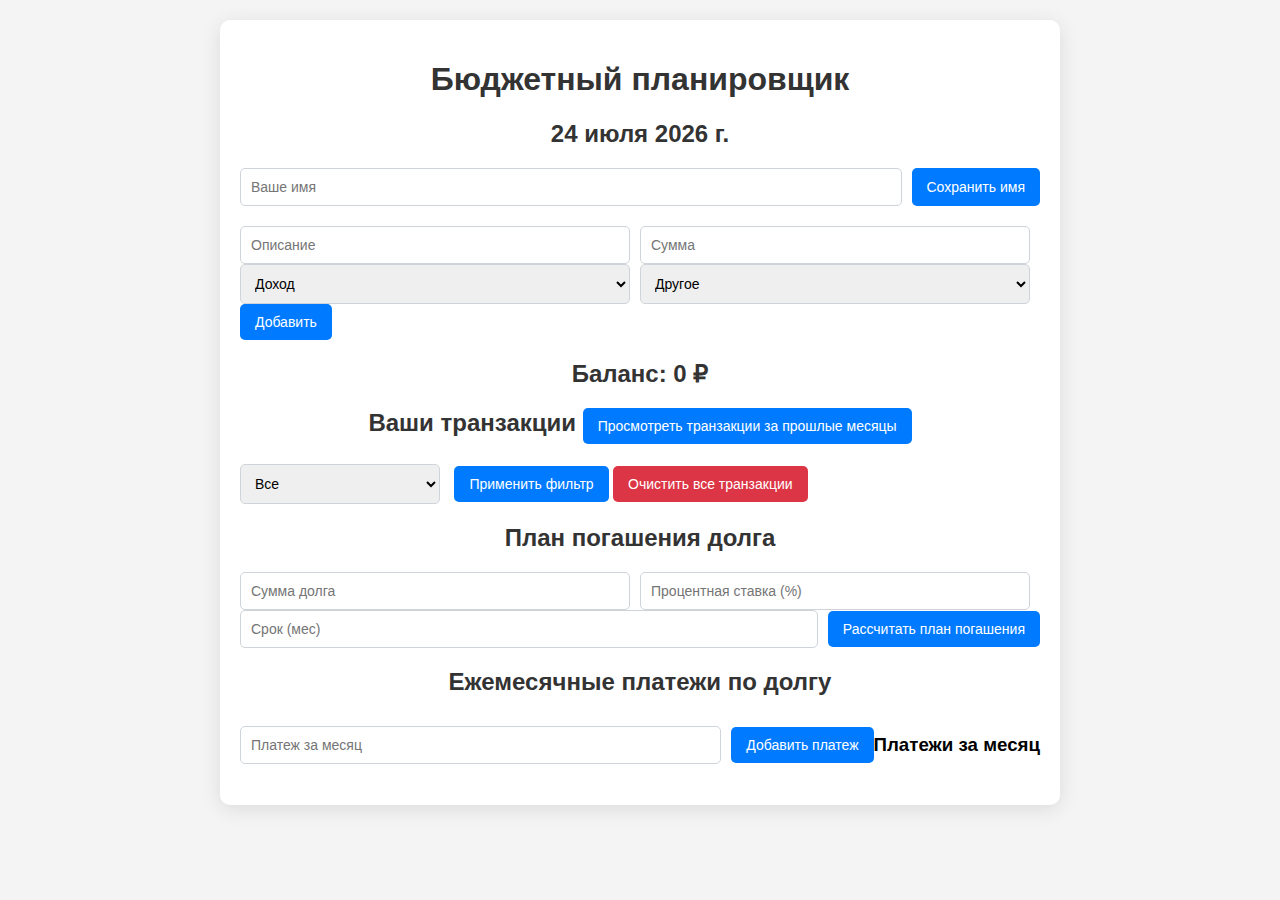
<file: index.html>
<!DOCTYPE html>
<html lang="ru">
<head>
    <meta charset="UTF-8">
    <meta name="viewport" content="width=device-width, initial-scale=1.0">
    <title>Бюджетный планировщик</title>
    <link rel="stylesheet" href="styles.css">
</head>
<body>
    <div class="container">
        <h1>Бюджетный планировщик</h1>
        <div class="date">
            <h2 id="currentDate"></h2>
        </div>
        <div class="user-info">
            <input type="text" id="username" placeholder="Ваше имя" required>
            <button id="setUsername">Сохранить имя</button>
        </div>
        <div class="form">
            <div class="transaction-inputs">
                <input type="text" id="description" placeholder="Описание" required>
                <input type="number" id="amount" placeholder="Сумма" required>
                <select id="type">
                    <option value="income">Доход</option>
                    <option value="expense">Расход</option>
                </select>
                <select id="category">
                    <option value="other">Другое</option>
                    <option value="food">Еда</option>
                    <option value="transport">Транспорт</option>
                    <option value="entertainment">Развлечения</option>
                    <option value="bills">Счета</option>
                </select>
                <button id="add">Добавить</button>
            </div>
        </div>
        <div class="balance">
            <h2>Баланс: <span id="total">0</span> ₽</h2>
        </div>
        <h2>Ваши транзакции <button id="viewPreviousTransactions">Просмотреть транзакции за прошлые месяцы</button></h2>
        <ul id="transactions"></ul>
        <div>
            <select id="categoryFilter">
                <option value="all">Все</option>
                <option value="food">Еда</option>
                <option value="transport">Транспорт</option>
                <option value="entertainment">Развлечения</option>
                <option value="bills">Счета</option>
            </select>
            <button id="applyFilter">Применить фильтр</button>
            <button id="clearTransactions">Очистить все транзакции</button>
        </div>
        <h2>План погашения долга</h2>
        <div class="debt-plan">
            <input type="number" id="debtAmount" placeholder="Сумма долга" required>
            <input type="number" id="interestRate" placeholder="Процентная ставка (%)" required>
            <input type="number" id="paymentTerm" placeholder="Срок (мес)" required>
            <button id="calculateDebtPayment">Рассчитать план погашения</button>
            <div id="debtPlanResult"></div>
        </div>
        <h2>Ежемесячные платежи по долгу</h2>
        <div class="monthly-payments">
            <input type="number" id="monthlyPayment" placeholder="Платеж за месяц" required>
            <button id="addMonthlyPayment">Добавить платеж</button>
            <h3>Платежи за месяц</h3>
            <ul id="monthlyPaymentsList"></ul>
        </div>
    </div>
    <script src="script.js"></script>
</body>
</html>
</file>
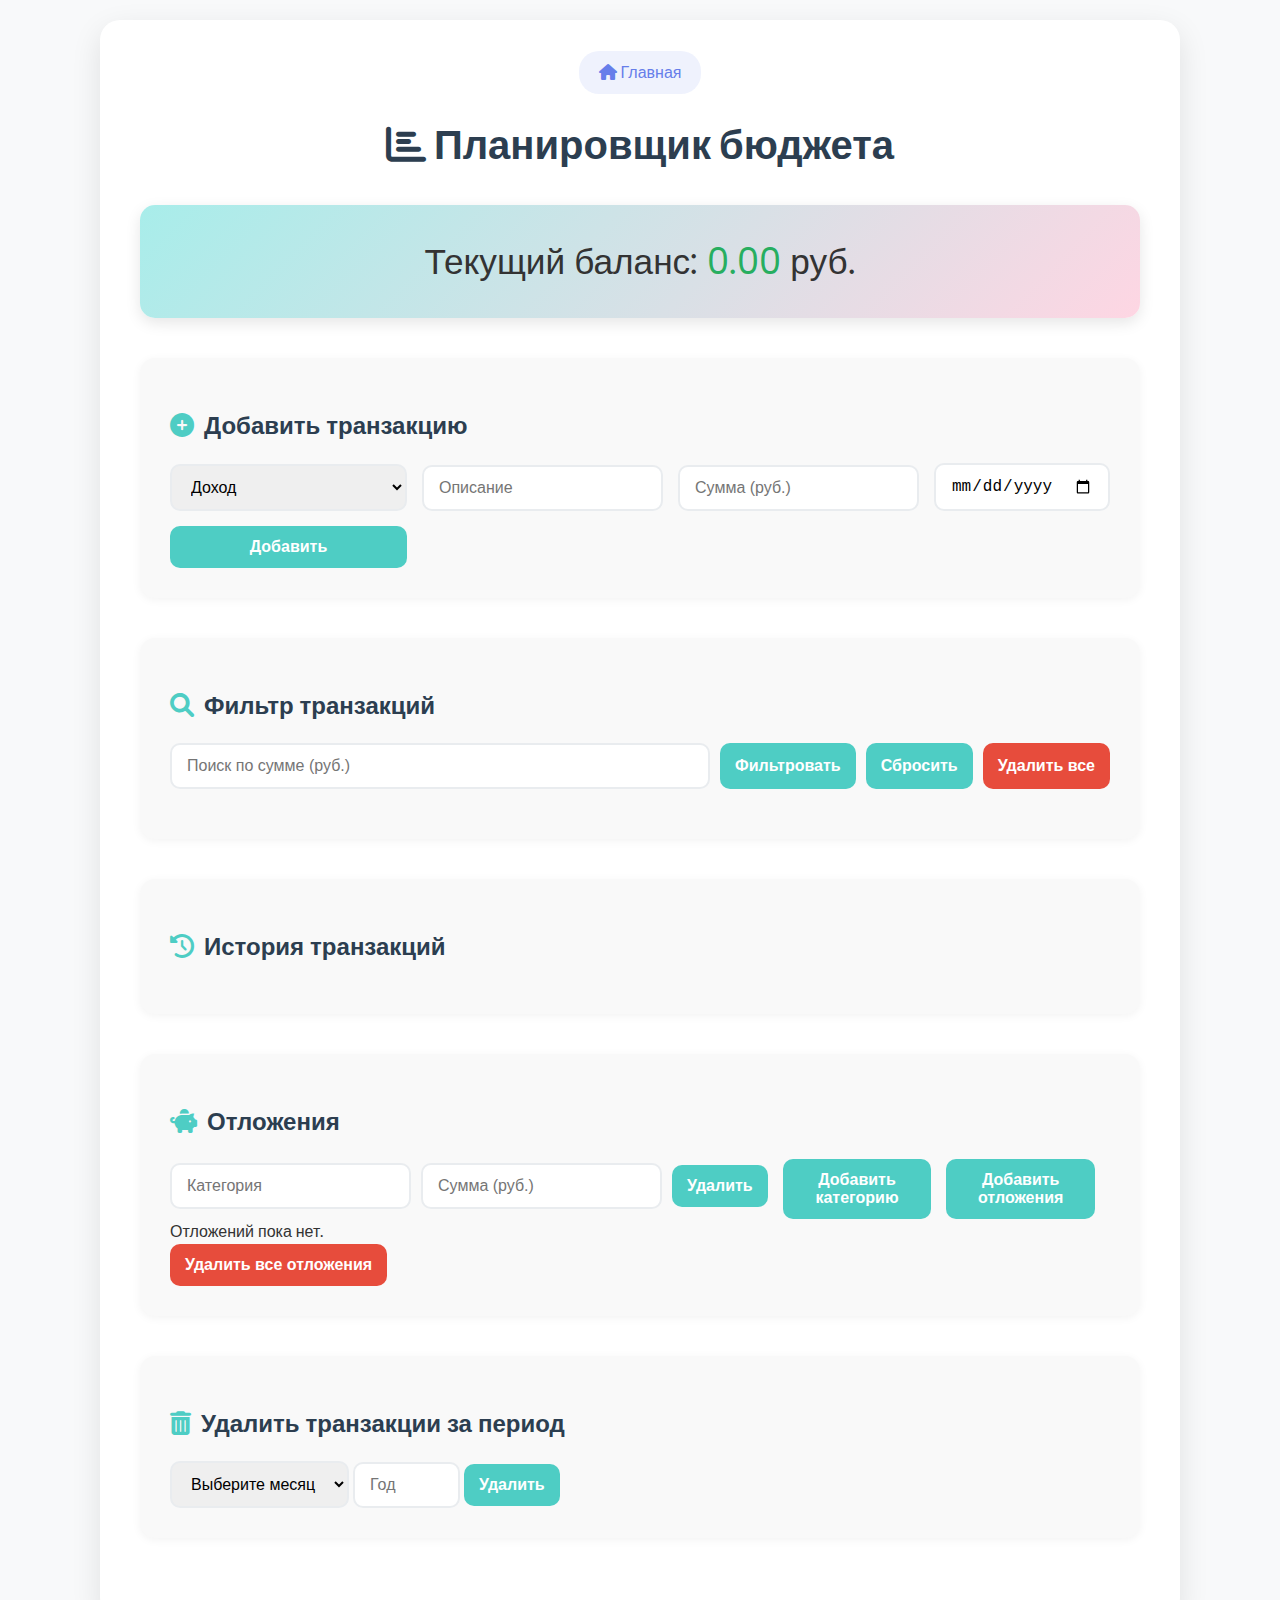
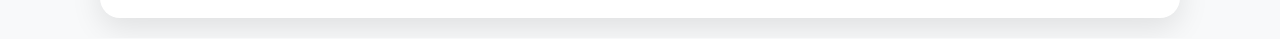
<file: planner.html>
<!-- planner.html -->
<!DOCTYPE html>
<html lang="ru">
<head>
    <meta charset="UTF-8">
    <meta name="viewport" content="width=device-width, initial-scale=1.0">
    <title>Планировщик бюджета</title>
    <link href="https://fonts.googleapis.com/css2?family=Poppins:wght@300;400;500;600;700&display=swap" rel="stylesheet">
    <link rel="stylesheet" href="https://cdnjs.cloudflare.com/ajax/libs/font-awesome/6.0.0/css/all.min.css">
    <style>
        body {
            font-family: 'Poppins', sans-serif;
            background: #f8f9fa;
            margin: 0;
            padding: 20px;
            color: #333;
        }
        .container {
            max-width: 1000px;
            margin: 0 auto;
            background: white;
            padding: 40px;
            border-radius: 20px;
            box-shadow: 0 10px 30px rgba(0, 0, 0, 0.1);
        }
        h1 {
            text-align: center;
            color: #2c3e50;
            font-weight: 700;
            font-size: 2.5rem;
            margin-bottom: 30px;
        }
        .balance {
            text-align: center;
            font-size: 2.2rem;
            margin-bottom: 40px;
            padding: 30px;
            background: linear-gradient(135deg, #a8edea 0%, #fed6e3 100%);
            border-radius: 15px;
            box-shadow: 0 5px 15px rgba(0, 0, 0, 0.1);
        }
        .positive { color: #27ae60; }
        .negative { color: #e74c3c; }
        .section {
            margin-bottom: 40px;
            padding: 30px;
            background: #f9f9f9;
            border-radius: 15px;
            box-shadow: 0 2px 10px rgba(0, 0, 0, 0.05);
        }
        .section h2 {
            color: #2c3e50;
            font-weight: 600;
            margin-bottom: 20px;
            display: flex;
            align-items: center;
        }
        .section h2 i {
            margin-right: 10px;
            color: #4ecdc4;
        }
        form {
            display: grid;
            grid-template-columns: 1fr 1fr 1fr auto;
            gap: 15px;
            align-items: end;
        }
        input, select, button {
            padding: 12px 15px;
            border: 2px solid #e9ecef;
            border-radius: 10px;
            font-size: 1rem;
            transition: all 0.3s ease;
        }
        input:focus, select:focus {
            outline: none;
            border-color: #4ecdc4;
            box-shadow: 0 0 0 3px rgba(78, 205, 196, 0.1);
        }
        button {
            background: #4ecdc4;
            color: white;
            cursor: pointer;
            font-weight: 600;
            border: none;
            transition: all 0.3s ease;
        }
        button:hover {
            background: #26a69a;
            transform: translateY(-2px);
            box-shadow: 0 5px 15px rgba(78, 205, 196, 0.3);
        }
        .delete-all {
            background: #e74c3c;
        }
        .delete-all:hover {
            background: #c0392b;
        }
        .filter {
            display: flex;
            gap: 10px;
            flex-wrap: wrap;
            margin-bottom: 20px;
        }
        .filter input {
            flex: 1;
            min-width: 200px;
        }
        .month-group {
            margin-bottom: 20px;
        }
        .month-header {
            font-weight: 600;
            background: #4ecdc4;
            color: white;
            padding: 15px 20px;
            border-radius: 10px;
            margin-bottom: 15px;
        }
        .transaction, .saving-entry {
            display: flex;
            justify-content: space-between;
            align-items: center;
            padding: 15px 20px;
            border-bottom: 1px solid #e9ecef;
            transition: background 0.3s ease;
        }
        .transaction:hover, .saving-entry:hover {
            background: #f1f3f4;
        }
        .income { color: #27ae60; font-weight: 500; }
        .expense { color: #e74c3c; font-weight: 500; }
        .saving-item {
            display: flex;
            gap: 10px;
            align-items: center;
            margin-bottom: 10px;
        }
        .saving-item input {
            flex: 1;
        }
        .nav {
            text-align: center;
            margin-bottom: 30px;
        }
        .nav a {
            color: #667eea;
            text-decoration: none;
            font-weight: 500;
            padding: 10px 20px;
            background: rgba(102, 126, 234, 0.1);
            border-radius: 20px;
            transition: background 0.3s ease;
        }
        .nav a:hover {
            background: rgba(102, 126, 234, 0.2);
        }
        @media (max-width: 768px) {
            .container {
                padding: 20px;
            }
            h1 {
                font-size: 2rem;
            }
            form {
                grid-template-columns: 1fr;
            }
            .filter {
                flex-direction: column;
            }
        }
    </style>
</head>
<body>
    <div class="container">
        <div class="nav">
            <a href="index.html"><i class="fas fa-home"></i> Главная</a>
        </div>
        <h1><i class="fas fa-chart-bar"></i> Планировщик бюджета</h1>
        <div class="balance">
            Текущий баланс: <span id="balance">0</span> руб.
        </div>
        
        <div class="section">
            <h2><i class="fas fa-plus-circle"></i> Добавить транзакцию</h2>
            <form id="transactionForm">
                <select id="type">
                    <option value="income">Доход</option>
                    <option value="expense">Расход</option>
                </select>
                <input type="text" id="description" placeholder="Описание" required>
                <input type="number" id="amount" placeholder="Сумма (руб.)" min="0" step="0.01" required>
                <input type="date" id="date" required>
                <button type="submit">Добавить</button>
            </form>
        </div>
        
        <div class="section">
            <h2><i class="fas fa-search"></i> Фильтр транзакций</h2>
            <div class="filter">
                <input type="number" id="searchAmount" placeholder="Поиск по сумме (руб.)" min="0" step="0.01">
                <button onclick="filterTransactions()">Фильтровать</button>
                <button onclick="clearFilter()">Сбросить</button>
                <button class="delete-all" onclick="deleteAllTransactions()">Удалить все</button>
            </div>
        </div>
        
        <div class="section">
            <h2><i class="fas fa-history"></i> История транзакций</h2>
            <div id="transactionList"></div>
        </div>
        
        <div class="section">
            <h2><i class="fas fa-piggy-bank"></i> Отложения</h2>
            <form id="savingsForm">
                <div id="categories">
                    <div class="saving-item">
                        <input type="text" placeholder="Категория" required>
                        <input type="number" placeholder="Сумма (руб.)" min="0" step="0.01" required>
                        <button type="button" onclick="removeCategory(this)">Удалить</button>
                    </div>
                </div>
                <button type="button" onclick="addCategory()">Добавить категорию</button>
                <button type="submit">Добавить отложения</button>
            </form>
            <div id="savingsResult"></div>
            <button class="delete-all" onclick="deleteAllSavings()">Удалить все отложения</button>
        </div>
        
        <div class="section">
            <h2><i class="fas fa-trash-alt"></i> Удалить транзакции за период</h2>
            <select id="deleteMonth">
                <option value="">Выберите месяц</option>
                <option value="01">Январь</option>
                <option value="02">Февраль</option>
                <option value="03">Март</option>
                <option value="04">Апрель</option>
                <option value="05">Май</option>
                <option value="06">Июнь</option>
                <option value="07">Июль</option>
                <option value="08">Август</option>
                <option value="09">Сентябрь</option>
                <option value="10">Октябрь</option>
                <option value="11">Ноябрь</option>
                <option value="12">Декабрь</option>
            </select>
            <input type="number" id="deleteYear" placeholder="Год" min="2000" max="2100">
            <button onclick="deleteTransactionsByPeriod()">Удалить</button>
        </div>
    </div>

    <script>
        let balance = 0;
        let transactions = JSON.parse(localStorage.getItem('transactions')) || [];
        let savings = JSON.parse(localStorage.getItem('savings')) || [];

        const balanceEl = document.getElementById('balance');
        const form = document.getElementById('transactionForm');
        const list = document.getElementById('transactionList');
        const savingsForm = document.getElementById('savingsForm');
        const categoriesDiv = document.getElementById('categories');
        const savingsResult = document.getElementById('savingsResult');

        function updateBalance() {
            const transactionBalance = transactions.reduce((sum, t) => {
    return t.type === 'income' ? sum + t.amount : sum - t.amount;
}, 0);
const savingsTotal = savings.reduce((sum, s) => sum + s.amount, 0);
balance = transactionBalance - savingsTotal;

            balanceEl.textContent = balance.toFixed(2);
            balanceEl.className = balance >= 0 ? 'positive' : 'negative';
        }

        function renderTransactions(filtered = transactions) {
            list.innerHTML = '';
            const grouped = {};
            filtered.forEach(t => {
                const date = new Date(t.date);
                const monthKey = `${date.getFullYear()}-${String(date.getMonth() + 1).padStart(2, '0')}`;
                if (!grouped[monthKey]) grouped[monthKey] = [];
                grouped[monthKey].push(t);
            });
            Object.keys(grouped).sort().reverse().forEach(month => {
                const monthDiv = document.createElement('div');
                monthDiv.className = 'month-group';
                const [year, monthNum] = month.split('-');
                const monthNames = ['Январь', 'Февраль', 'Март', 'Апрель', 'Май', 'Июнь', 'Июль', 'Август', 'Сентябрь', 'Октябрь', 'Ноябрь', 'Декабрь'];
                monthDiv.innerHTML = `<div class="month-header">${monthNames[parseInt(monthNum) - 1]} ${year}</div>`;
                grouped[month].forEach((t, index) => {
                    const div = document.createElement('div');
                    div.className = 'transaction';
                    div.innerHTML = `
                        <span>${t.description} (${t.type === 'income' ? 'Доход' : 'Расход'}) - ${t.date}</span>
                        <span class="${t.type}">${t.type === 'income' ? '+' : '-'}${t.amount.toFixed(2)} руб.</span>
                        <button onclick="deleteTransaction(${transactions.indexOf(t)})">Удалить</button>
                    `;
                    monthDiv.appendChild(div);
                });
                list.appendChild(monthDiv);
            });
        }

        function deleteTransaction(index) {
            transactions.splice(index, 1);
            localStorage.setItem('transactions', JSON.stringify(transactions));
            updateBalance();
            renderTransactions();
        }

        function deleteAllTransactions() {
            if (confirm('Вы уверены, что хотите удалить ВСЕ транзакции? Это действие нельзя отменить.')) {
                transactions = [];
                localStorage.setItem('transactions', JSON.stringify(transactions));
                updateBalance();
                renderTransactions();
            }
        }

        function filterTransactions() {
            const searchAmount = parseFloat(document.getElementById('searchAmount').value);
            if (isNaN(searchAmount)) {
                renderTransactions();
                return;
            }
            const filtered = transactions.filter(t => t.amount === searchAmount);
            renderTransactions(filtered);
        }

        function clearFilter() {
            document.getElementById('searchAmount').value = '';
            renderTransactions();
        }

        function addCategory() {
            const div = document.createElement('div');
            div.className = 'saving-item';
            div.innerHTML = `
                <input type="text" placeholder="Категория" required>
                <input type="number" placeholder="Сумма (руб.)" min="0" step="0.01" required>
                <button type="button" onclick="removeCategory(this)">Удалить</button>
            `;
            categoriesDiv.appendChild(div);
        }

        function removeCategory(button) {
            button.parentElement.remove();
        }

        savingsForm.addEventListener('submit', e => {
            e.preventDefault();
            const items = Array.from(categoriesDiv.querySelectorAll('.saving-item')).map(div => {
                return {
                    category: div.querySelector('input[type="text"]').value,
                    amount: parseFloat(div.querySelector('input[type="number"]').value)
                };
            });
            savings.push(...items);
            localStorage.setItem('savings', JSON.stringify(savings));
            renderSavings();
            savingsForm.reset();
            categoriesDiv.innerHTML = `
                <div class="saving-item">
                    <input type="text" placeholder="Категория" required>
                    <input type="number" placeholder="Сумма (руб.)" min="0" step="0.01" required>
                    <button type="button" onclick="removeCategory(this)">Удалить</button>
                </div>`;
        });

        function renderSavings() {
            savingsResult.innerHTML = '';
            if (savings.length === 0) {
                savingsResult.textContent = 'Отложений пока нет.';
                return;
            }
            savings.forEach((s, index) => {
                const div = document.createElement('div');
                div.className = 'saving-entry';
                div.innerHTML = `
                    <span>${s.category}: ${s.amount.toFixed(2)} руб.</span>
                    <button onclick="deleteSaving(${index})">Удалить</button>
                `;
                savingsResult.appendChild(div);
            });
        }

        function deleteSaving(index) {
            savings.splice(index, 1);
            localStorage.setItem('savings', JSON.stringify(savings));
            renderSavings();
        }

        function deleteAllSavings() {
            if (confirm('Удалить все отложения?')) {
                savings = [];
                localStorage.setItem('savings', JSON.stringify(savings));
                renderSavings();
            }
        }

        function deleteTransactionsByPeriod() {
            const month = document.getElementById('deleteMonth').value;
            const year = document.getElementById('deleteYear').value;
            if (!month || !year) {
                alert('Выберите месяц и год.');
                return;
            }
            transactions = transactions.filter(t => {
                const date = new Date(t.date);
                return !(
                    date.getMonth() + 1 === parseInt(month) &&
                    date.getFullYear() === parseInt(year)
                );
            });
            localStorage.setItem('transactions', JSON.stringify(transactions));
            updateBalance();
            renderTransactions();
        }

        form.addEventListener('submit', e => {
            e.preventDefault();
            const type = document.getElementById('type').value;
            const description = document.getElementById('description').value.trim();
            const amount = parseFloat(document.getElementById('amount').value);
            const date = document.getElementById('date').value;
            if (!description || isNaN(amount) || !date) {
                alert('Пожалуйста, заполните все поля корректно.');
                return;
            }
            transactions.push({ type, description, amount, date });
            localStorage.setItem('transactions', JSON.stringify(transactions));
            updateBalance();
            renderTransactions();
            form.reset();
        });

        // Первичная отрисовка при загрузке
        updateBalance();
        renderTransactions();
        renderSavings();
    </script>
</body>
</html>
</file>
<file: styles.css>
body {
    font-family: 'Arial', sans-serif;
    background-color: #f4f4f4;
    margin: 0;
    padding: 20px;
}

.container {
    max-width: 800px;
    margin: 0 auto;
    background: #ffffff;
    padding: 20px;
    border-radius: 10px;
    box-shadow: 0 4px 20px rgba(0, 0, 0, 0.1);
}

h1, h2 {
    text-align: center;
    color: #333;
}

.date {
    text-align: center;
    margin-bottom: 20px;
}

.user-info {
    display: flex;
    justify-content: space-between;
    flex-wrap: wrap;
    margin-bottom: 20px;
}

.user-info input {
    flex: 1;
    margin-right: 10px;
}

.form {
    margin-bottom: 20px;
}

.transaction-inputs,
.debt-plan,
.monthly-payments {
    display: flex;
    flex-wrap: wrap;
    justify-content: space-between;
    align-items: center;
    margin: 10px 0;
}

input, select {
    padding: 10px;
    margin-right: 10px;
    border: 1px solid #ced4da;
    border-radius: 5px;
    flex: 1 1 45%; /* Занимает 45% ширины с возможностью сжатия */
    min-width: 200px; /* Минимальная ширина для мобильных устройств */
    font-size: 14px;
}

button {
    padding: 10px 15px;
    background: #007BFF;
    color: white;
    border: none;
    border-radius: 5px;
    cursor: pointer;
    transition: background 0.3s;
    font-size: 14px;
}

button:hover {
    background: #0056b3;
}

.balance {
    text-align: center;
    margin-bottom: 20px;
    font-weight: bold;
}

#transactions,
#monthlyPaymentsList {
    list-style-type: none;
    padding: 0;
    margin: 20px 0;
}

.transaction,
.monthly-payment {
    display: flex;
    justify-content: space-between;
    padding: 10px;
    border-bottom: 1px solid #ddd;
    background: #f9f9f9;
    border-radius: 5px;
}

.income {
    color: #28a745;
}

.expense {
    color: #dc3545;
}

#clearTransactions {
    background: #dc3545;
}

#clearTransactions:hover {
    background: #c82333;
}

#categoryFilter {
    flex: 1 1 40%; /* Занимает 40% ширины */
}

@media (max-width: 600px) {
    .transaction-inputs,
    .debt-plan,
    .monthly-payments {
        flex-direction: column;
    }

    input, select, button {
        width: 100%;
        margin: 5px 0;
    }

    .user-info {
        flex-direction: column;
    }

    .user-info input {
        margin-bottom: 10px;
        margin-right: 0; /* Убираем margin справа для мобильного режима */
    }
}
</file>
